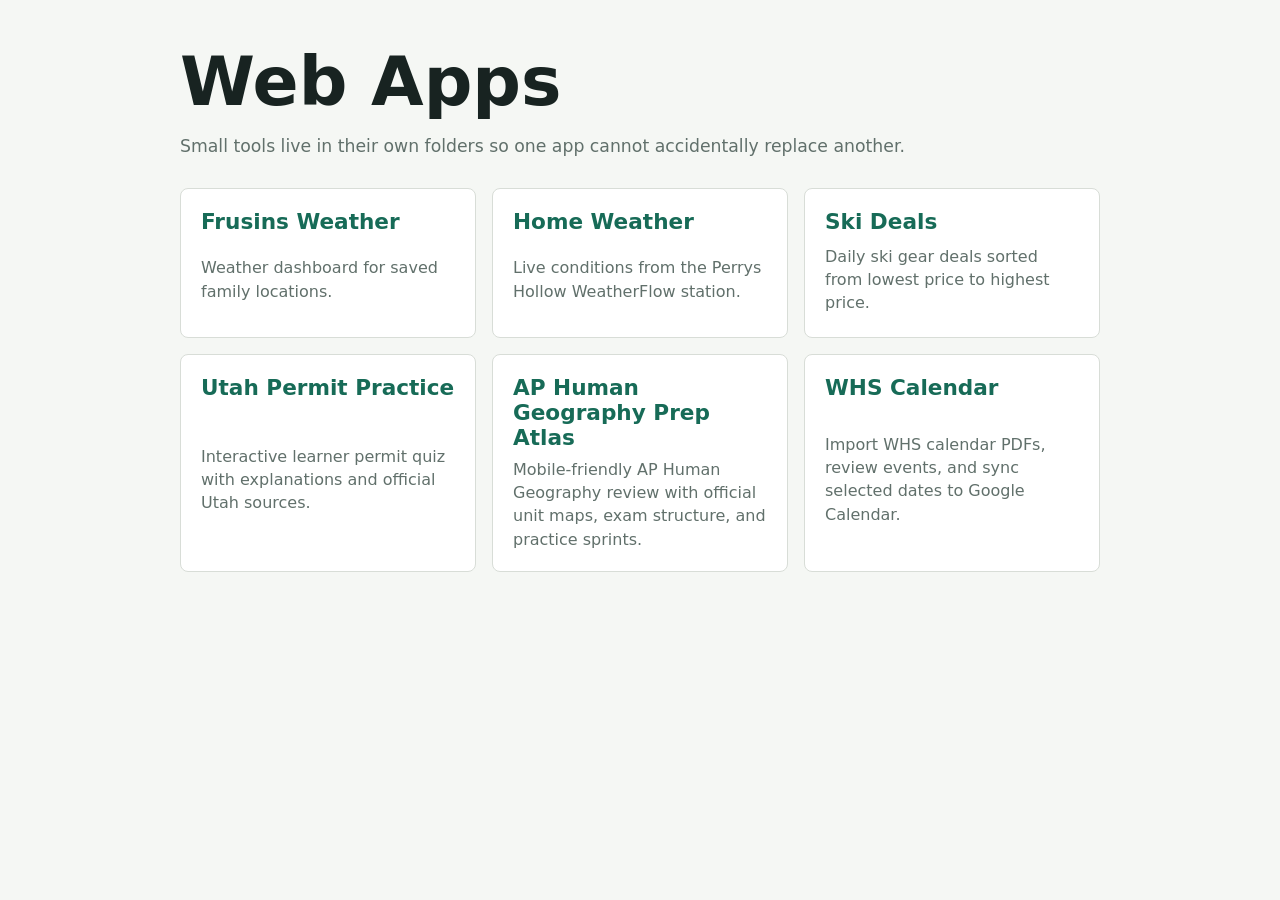
<file: index.html>
<!doctype html>
<html lang="en">
  <head>
    <meta charset="UTF-8" />
    <meta name="viewport" content="width=device-width, initial-scale=1.0" />
    <title>Steve's Web Apps</title>
    <style>
      :root {
        color-scheme: light;
        --bg: #f5f7f4;
        --ink: #182321;
        --muted: #61706b;
        --line: #d8ddd7;
        --surface: #ffffff;
        --green: #176b57;
      }

      * {
        box-sizing: border-box;
      }

      body {
        margin: 0;
        min-height: 100vh;
        font-family: system-ui, -apple-system, BlinkMacSystemFont, "Segoe UI", sans-serif;
        background: var(--bg);
        color: var(--ink);
      }

      main {
        width: min(920px, calc(100% - 32px));
        margin: 0 auto;
        padding: 48px 0;
      }

      h1 {
        margin: 0;
        font-size: clamp(2.25rem, 6vw, 4.25rem);
        line-height: 1;
      }

      p {
        color: var(--muted);
        font-size: 1.08rem;
        line-height: 1.55;
      }

      .app-grid {
        display: grid;
        grid-template-columns: repeat(auto-fit, minmax(240px, 1fr));
        gap: 16px;
        margin-top: 28px;
      }

      a.app-card {
        display: grid;
        gap: 8px;
        min-height: 150px;
        padding: 20px;
        border: 1px solid var(--line);
        border-radius: 8px;
        background: var(--surface);
        color: inherit;
        text-decoration: none;
      }

      a.app-card:hover,
      a.app-card:focus-visible {
        border-color: var(--green);
        outline: none;
      }

      .app-card strong {
        color: var(--green);
        font-size: 1.35rem;
      }

      .app-card span {
        color: var(--muted);
        line-height: 1.45;
      }
    </style>
  </head>
  <body>
    <main>
      <h1>Web Apps</h1>
      <p>Small tools live in their own folders so one app cannot accidentally replace another.</p>

      <div class="app-grid">
        <a class="app-card" href="./frusins-weather/">
          <strong>Frusins Weather</strong>
          <span>Weather dashboard for saved family locations.</span>
        </a>
        <a class="app-card" href="./home-weather/">
          <strong>Home Weather</strong>
          <span>Live conditions from the Perrys Hollow WeatherFlow station.</span>
        </a>
        <a class="app-card" href="./ski-deals/">
          <strong>Ski Deals</strong>
          <span>Daily ski gear deals sorted from lowest price to highest price.</span>
        </a>
        <a class="app-card" href="./utah-permit-practice/">
          <strong>Utah Permit Practice</strong>
          <span>Interactive learner permit quiz with explanations and official Utah sources.</span>
        </a>
        <a class="app-card" href="./ap-human-geography-prep/">
          <strong>AP Human Geography Prep Atlas</strong>
          <span>Mobile-friendly AP Human Geography review with official unit maps, exam structure, and practice sprints.</span>
        </a>
        <a class="app-card" href="./whs-calendar/index.html">
          <strong>WHS Calendar</strong>
          <span>Import WHS calendar PDFs, review events, and sync selected dates to Google Calendar.</span>
        </a>
      </div>
    </main>
  </body>
</html>
</file>
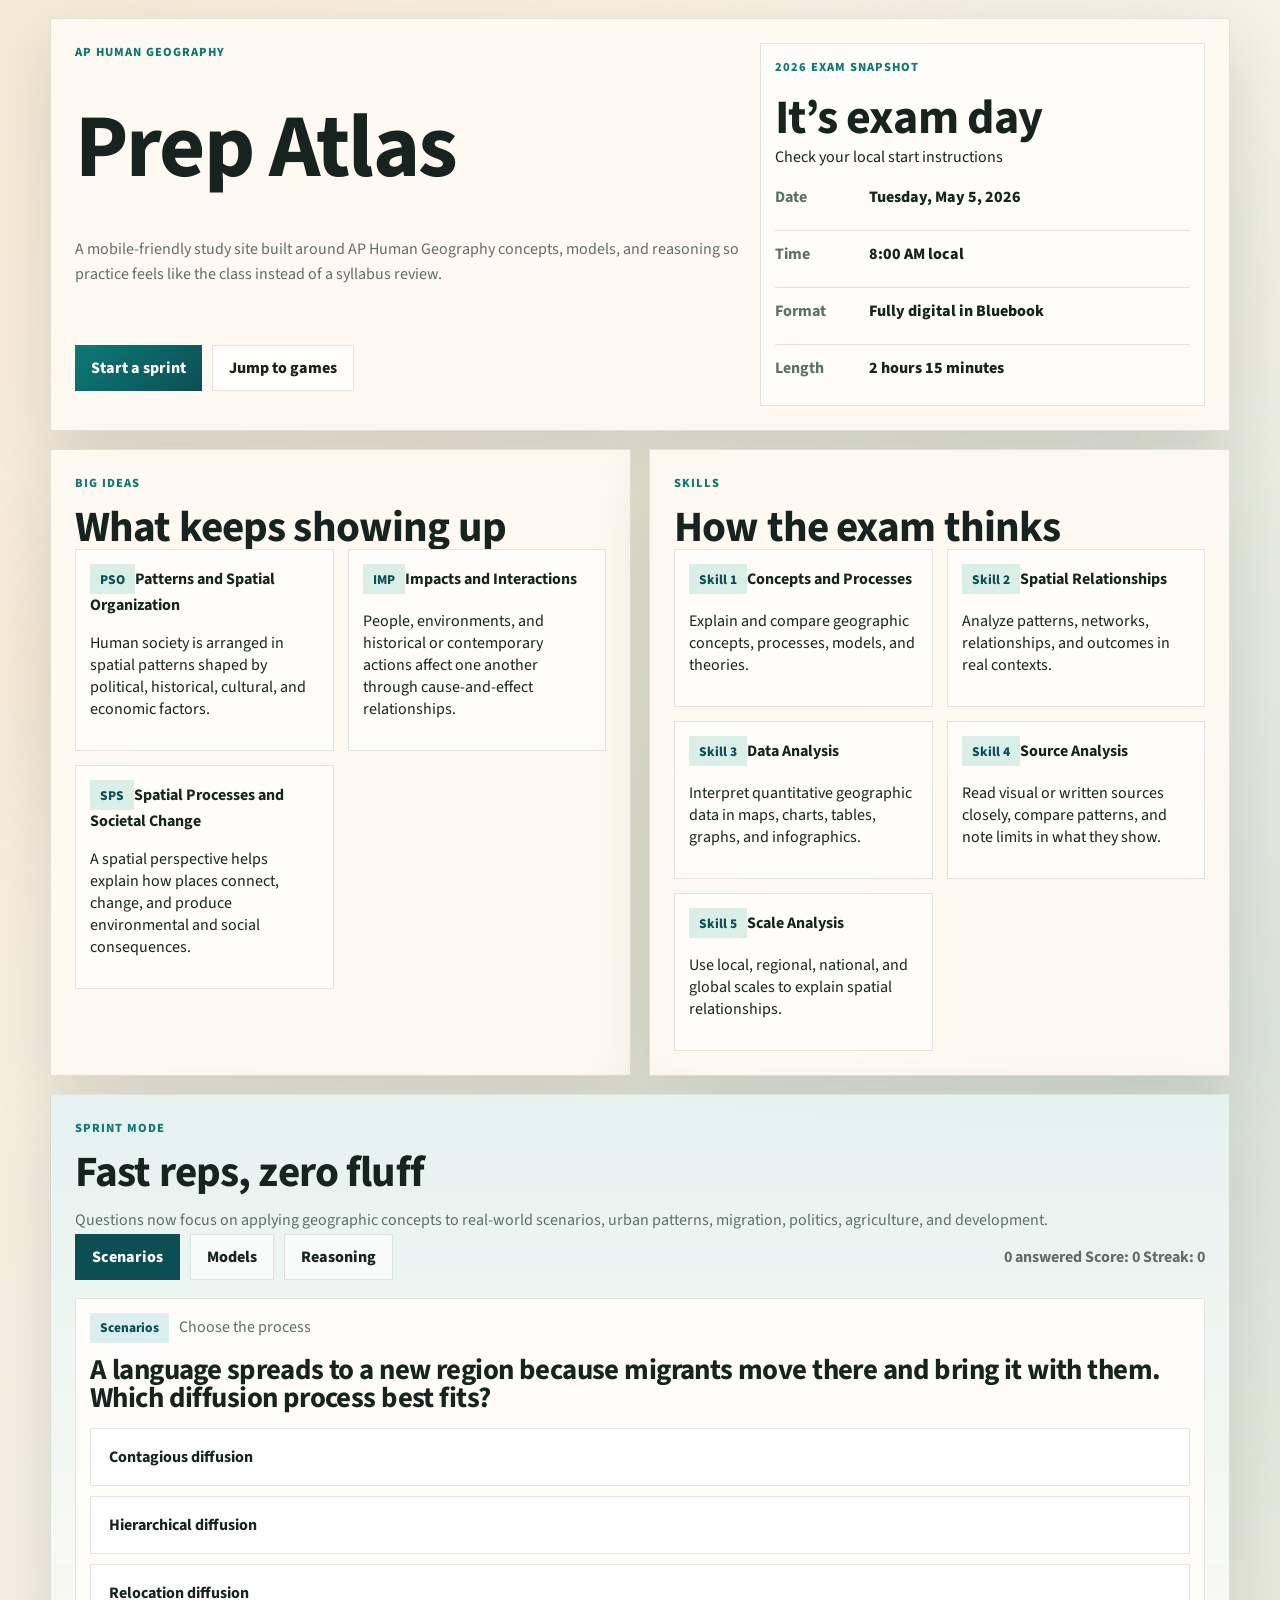
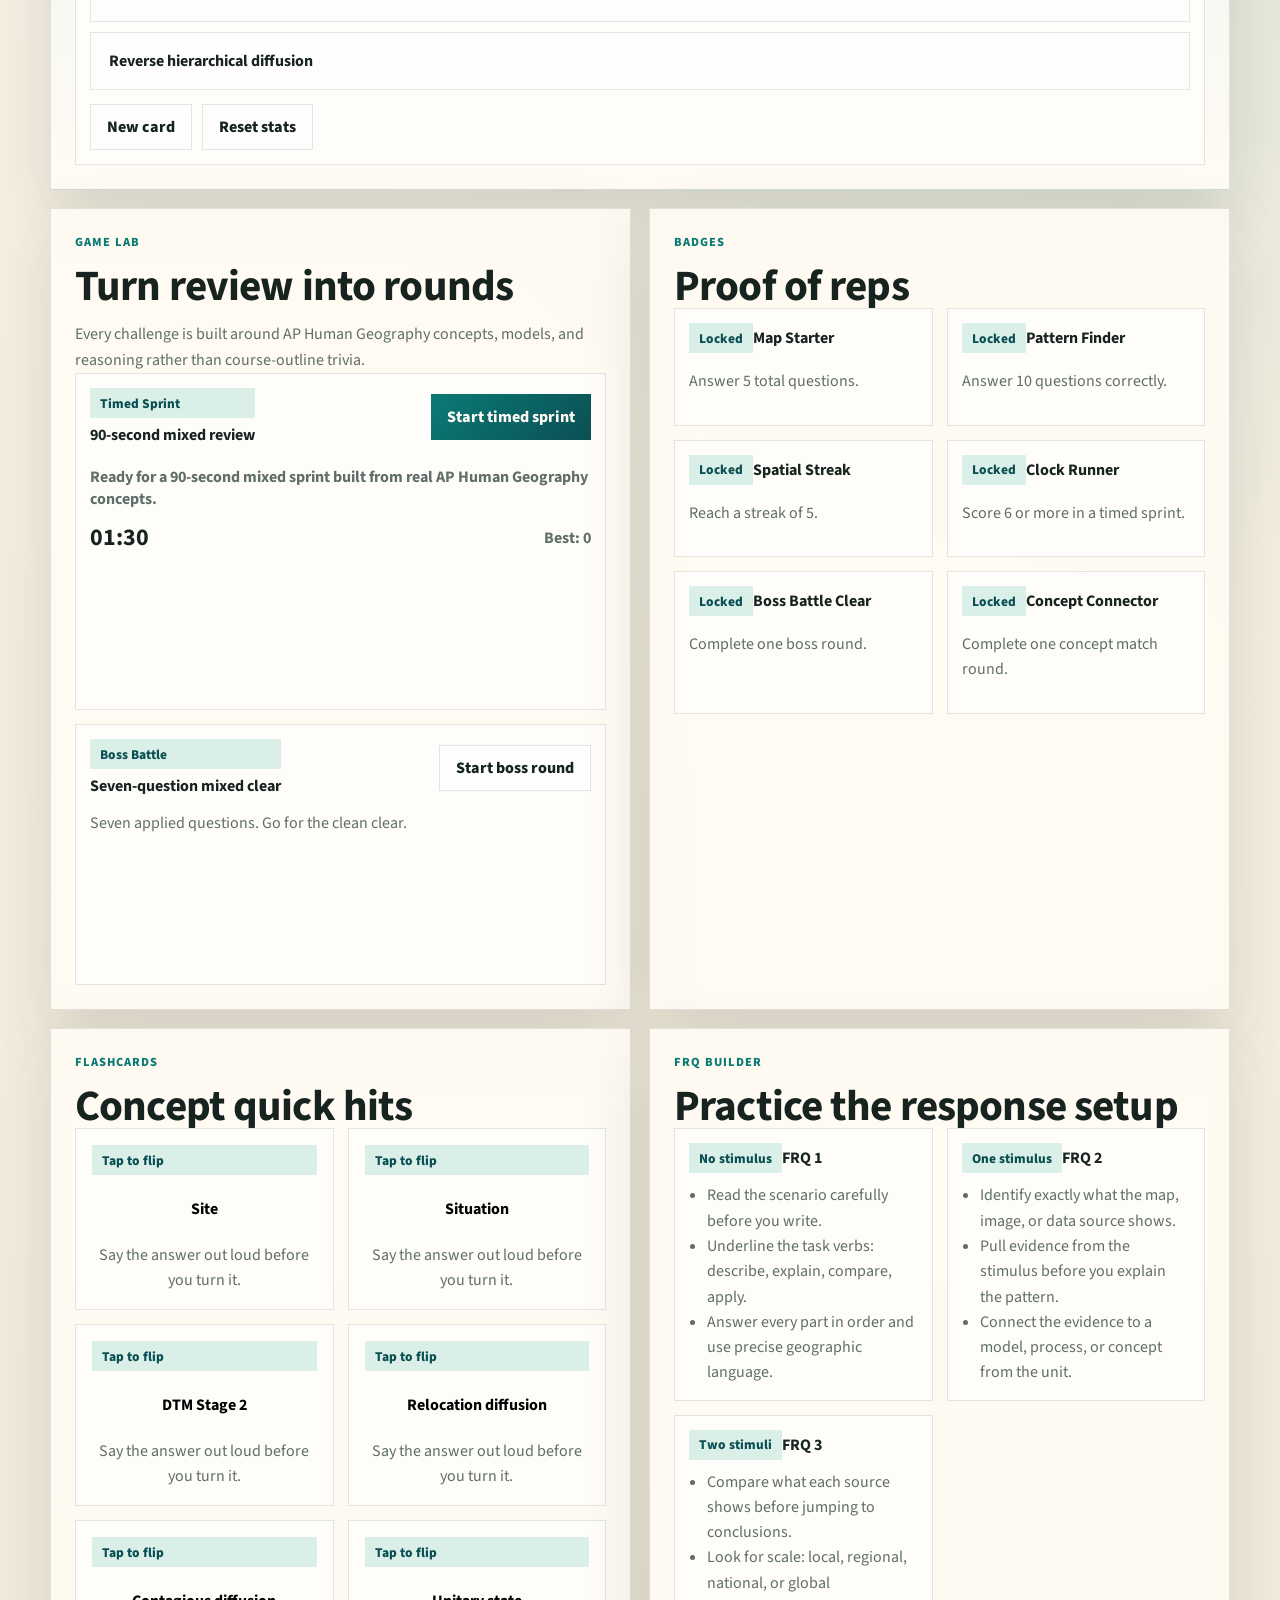
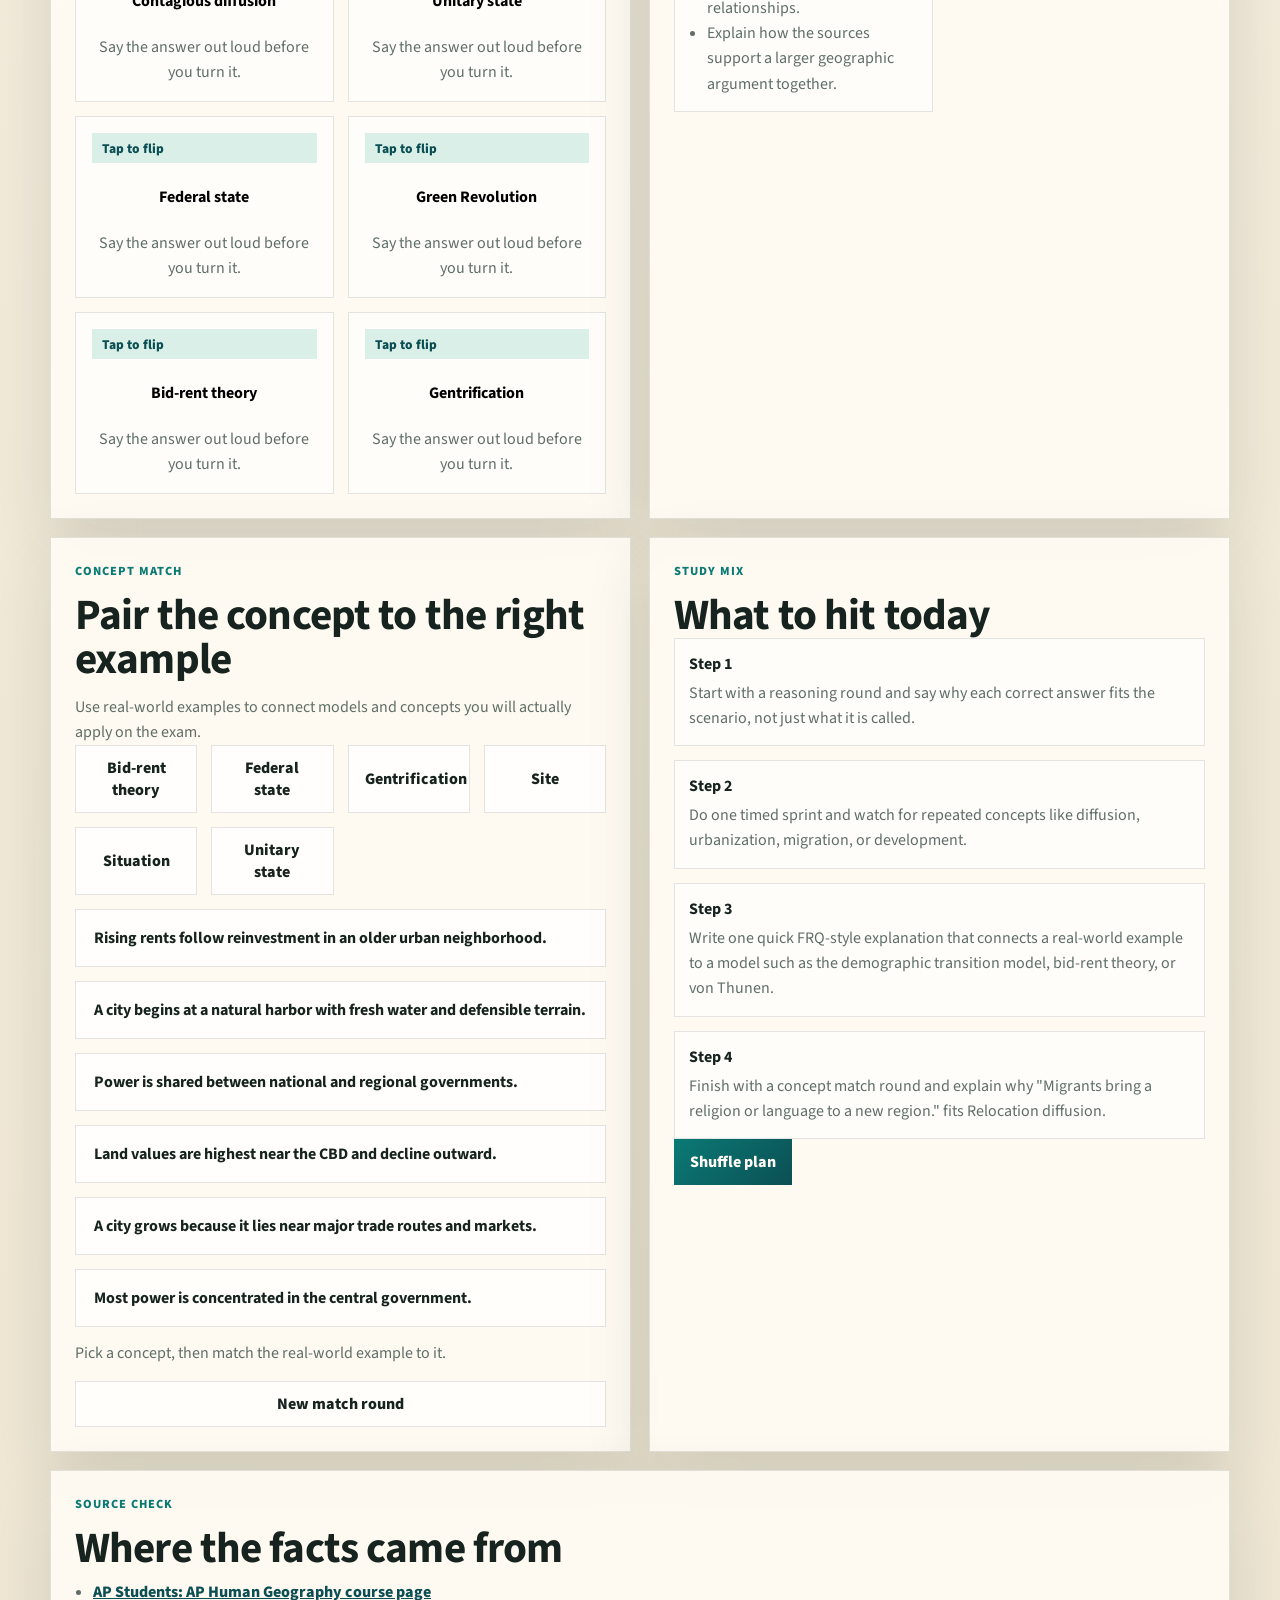
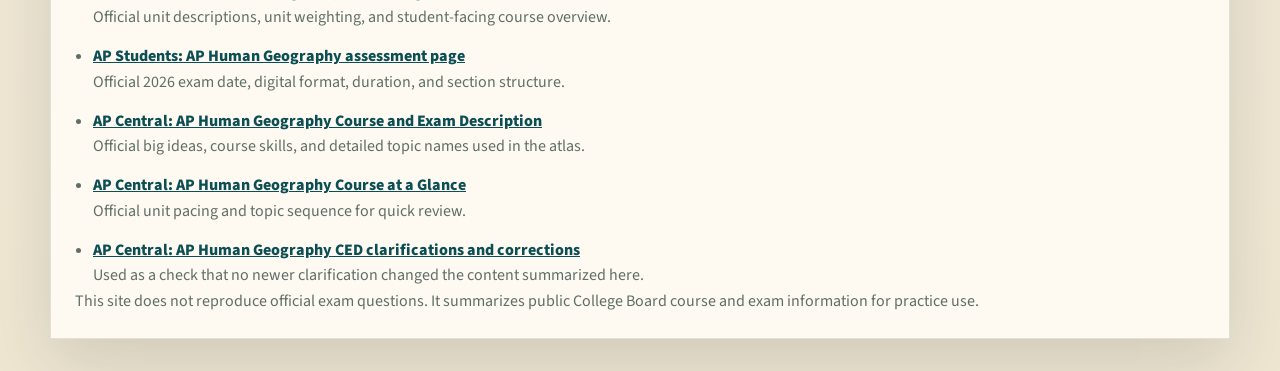
<file: ap-human-geography-prep/index.html>
<!doctype html>
<html lang="en">
  <head>
    <meta charset="UTF-8" />
    <meta name="viewport" content="width=device-width, initial-scale=1.0" />
    <title>AP Human Geography Prep Atlas</title>
    <link rel="preconnect" href="https://fonts.googleapis.com" />
    <link rel="preconnect" href="https://fonts.gstatic.com" crossorigin />
    <link
      href="https://fonts.googleapis.com/css2?family=Source+Sans+3:wght@400;600;700;800&display=swap"
      rel="stylesheet"
    />
    <link rel="stylesheet" href="styles.css" />
  </head>
  <body>
    <div class="page-glow glow-a" aria-hidden="true"></div>
    <div class="page-glow glow-b" aria-hidden="true"></div>

    <main class="app-shell">
      <section class="hero card">
        <div class="hero-copy">
          <p class="eyebrow">AP Human Geography</p>
          <h1>Prep Atlas</h1>
          <p class="lede">
            A mobile-friendly study site built around AP Human Geography concepts, models,
            and reasoning so practice feels like the class instead of a syllabus review.
          </p>
          <div class="hero-actions">
            <a class="primary-btn" href="#quizZone">Start a sprint</a>
            <a class="ghost-btn" href="#gameLab">Jump to games</a>
          </div>
        </div>

        <aside class="exam-panel" aria-label="AP Human Geography exam snapshot">
          <p class="panel-label">2026 exam snapshot</p>
          <div class="countdown">
            <strong id="countdownValue">Loading…</strong>
            <span id="countdownLabel">to exam time</span>
          </div>
          <dl class="exam-facts">
            <div>
              <dt>Date</dt>
              <dd>Tuesday, May 5, 2026</dd>
            </div>
            <div>
              <dt>Time</dt>
              <dd>8:00 AM local</dd>
            </div>
            <div>
              <dt>Format</dt>
              <dd>Fully digital in Bluebook</dd>
            </div>
            <div>
              <dt>Length</dt>
              <dd>2 hours 15 minutes</dd>
            </div>
          </dl>
        </aside>
      </section>

      <section class="overview-grid">
        <article class="card">
          <div class="section-head">
            <p class="section-kicker">Big Ideas</p>
            <h2>What keeps showing up</h2>
          </div>
          <div id="bigIdeaGrid" class="mini-grid"></div>
        </article>

        <article class="card">
          <div class="section-head">
            <p class="section-kicker">Skills</p>
            <h2>How the exam thinks</h2>
          </div>
          <div id="skillGrid" class="mini-grid"></div>
        </article>
      </section>

      <section id="quizZone" class="card quiz-zone" aria-live="polite">
        <div class="section-head">
          <p class="section-kicker">Sprint Mode</p>
          <h2>Fast reps, zero fluff</h2>
          <p class="section-note">
            Questions now focus on applying geographic concepts to real-world scenarios, urban patterns, migration, politics, agriculture, and development.
          </p>
        </div>

        <div class="quiz-toolbar">
          <div class="pill-row" id="quizModeRow" role="tablist" aria-label="Quiz modes"></div>
          <div class="quiz-stats">
            <span id="quizProgress">0 answered</span>
            <span id="quizScore">Score: 0</span>
            <span id="quizStreak">Streak: 0</span>
          </div>
        </div>

        <div class="quiz-card-shell">
          <div class="quiz-topline">
            <span id="quizTag" class="pill">Ready</span>
            <span id="quizPromptType" class="muted">Choose a mode</span>
          </div>
          <h3 id="quizQuestion">Pick a mode to start a study sprint.</h3>
          <div id="quizAnswers" class="answer-grid"></div>
          <div id="quizFeedback" class="feedback hidden"></div>
          <div class="quiz-actions">
            <button id="newQuestionBtn" class="ghost-btn" type="button">New card</button>
            <button id="resetStatsBtn" class="ghost-btn" type="button">Reset stats</button>
          </div>
        </div>
      </section>

      <section id="gameLab" class="review-grid">
        <article class="card">
          <div class="section-head">
            <p class="section-kicker">Game Lab</p>
            <h2>Turn review into rounds</h2>
            <p class="section-note">
              Every challenge is built around AP Human Geography concepts, models, and reasoning rather than course-outline trivia.
            </p>
          </div>

          <div class="game-stack">
            <section class="game-card">
              <div class="game-topline">
                <div>
                  <span class="chip">Timed Sprint</span>
                  <strong>90-second mixed review</strong>
                </div>
                <button id="timedStartBtn" class="primary-btn" type="button">Start timed sprint</button>
              </div>
              <div class="game-scoreline">
                <span id="timedStatus">Ready for a 90-second mixed sprint.</span>
                <strong id="timedCountdown">01:30</strong>
                <span id="timedScore">Best: 0</span>
              </div>
              <div id="timedQuestion" class="game-question"></div>
            </section>

            <section class="game-card">
              <div class="game-topline">
                <div>
                  <span class="chip">Boss Battle</span>
                  <strong>Seven-question mixed clear</strong>
                </div>
                <button id="bossStartBtn" class="ghost-btn" type="button">Start boss round</button>
              </div>
              <p id="bossStatus" class="muted">Seven applied questions. Go for the clean clear.</p>
              <div id="bossQuestion" class="game-question"></div>
            </section>
          </div>
        </article>

        <article class="card">
          <div class="section-head">
            <p class="section-kicker">Badges</p>
            <h2>Proof of reps</h2>
          </div>
          <div id="badgeGrid" class="badge-grid"></div>
        </article>
      </section>

      <section class="review-grid">
        <article class="card">
          <div class="section-head">
            <p class="section-kicker">Flashcards</p>
            <h2>Concept quick hits</h2>
          </div>
          <div id="flashcardGrid" class="flashcard-grid"></div>
        </article>

        <article class="card">
          <div class="section-head">
            <p class="section-kicker">FRQ Builder</p>
            <h2>Practice the response setup</h2>
          </div>
          <div id="frqGrid" class="frq-grid"></div>
        </article>
      </section>

      <section class="review-grid">
        <article class="card">
          <div class="section-head">
            <p class="section-kicker">Concept Match</p>
            <h2>Pair the concept to the right example</h2>
            <p class="section-note">
              Use real-world examples to connect models and concepts you will actually apply on the exam.
            </p>
          </div>
          <div class="match-shell">
            <div id="matchUnitGrid" class="match-unit-grid"></div>
            <div id="matchTopicGrid" class="match-topic-grid"></div>
            <p id="matchStatus" class="muted">Pick a concept, then match the real-world example to it.</p>
            <button id="matchResetBtn" class="ghost-btn" type="button">New match round</button>
          </div>
        </article>

        <article class="card">
          <div class="section-head">
            <p class="section-kicker">Study Mix</p>
            <h2>What to hit today</h2>
          </div>
          <div id="studyMix" class="study-mix"></div>
          <button id="refreshMixBtn" class="primary-btn" type="button">Shuffle plan</button>
        </article>
      </section>

      <section class="card">
        <div class="section-head">
          <p class="section-kicker">Source Check</p>
          <h2>Where the facts came from</h2>
        </div>
        <ul id="sourceList" class="source-list"></ul>
        <p class="fine-print">
          This site does not reproduce official exam questions. It summarizes public College Board course and exam information for practice use.
        </p>
      </section>
    </main>

    <script src="app.js" defer></script>
  </body>
</html>
</file>
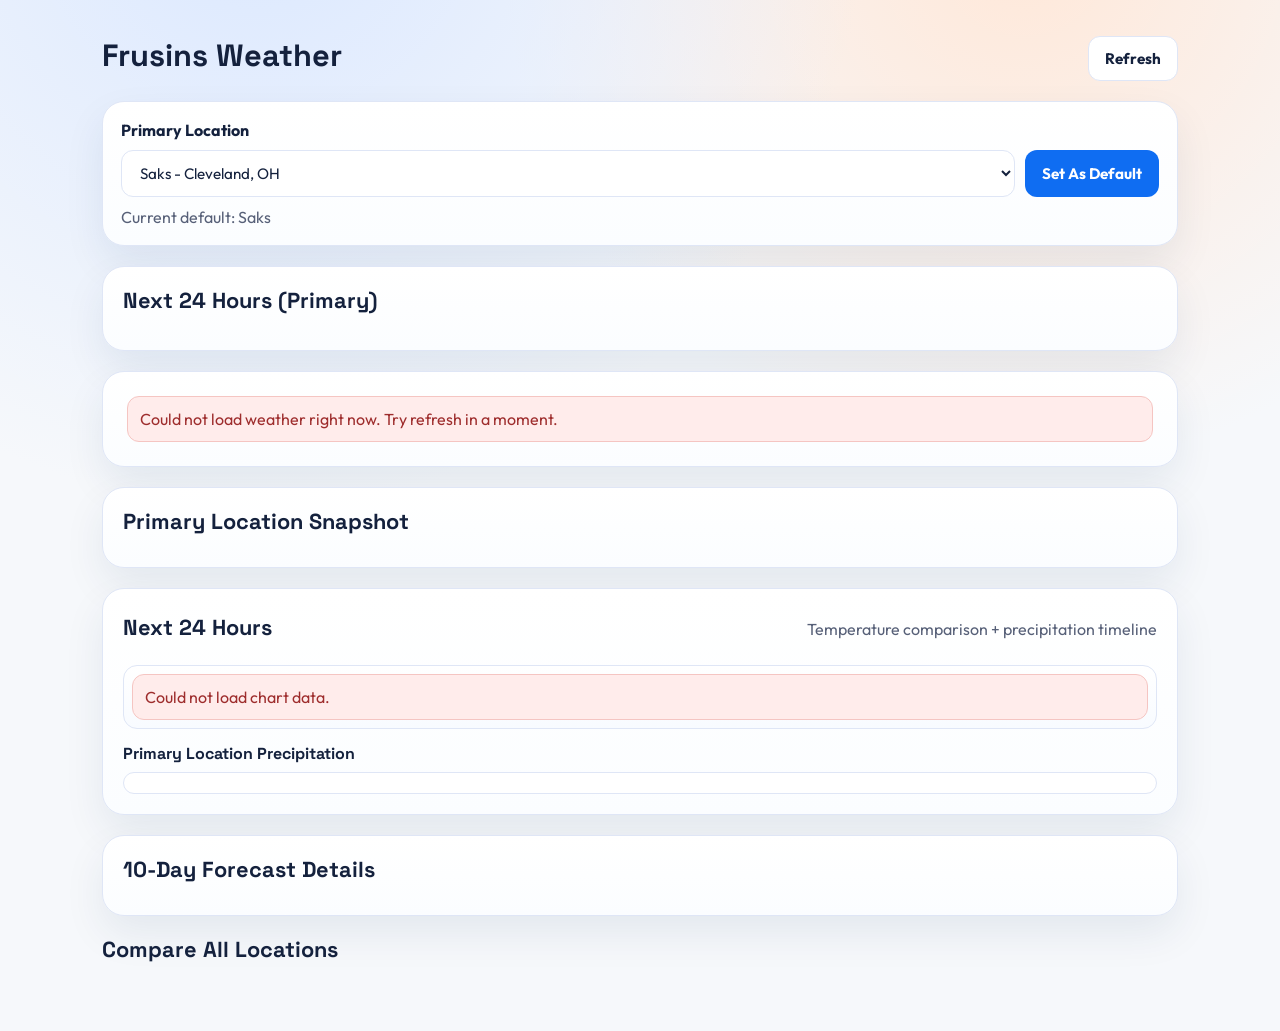
<file: frusins-weather/index.html>
<!doctype html>
<html lang="en">
  <head>
    <meta charset="UTF-8" />
    <meta name="viewport" content="width=device-width, initial-scale=1.0" />
    <title>Frusins Weather</title>
    <link rel="preconnect" href="https://fonts.googleapis.com" />
    <link rel="preconnect" href="https://fonts.gstatic.com" crossorigin />
    <link
      href="https://fonts.googleapis.com/css2?family=Outfit:wght@400;500;600;700;800&family=Space+Grotesk:wght@500;700&display=swap"
      rel="stylesheet"
    />
    <link rel="stylesheet" href="styles.css" />
  </head>
  <body>
    <div class="background-shape shape-a" aria-hidden="true"></div>
    <div class="background-shape shape-b" aria-hidden="true"></div>

    <main class="app-shell">
      <header class="top-bar">
        <div>
          <h1>Frusins Weather</h1>
        </div>
        <button id="refreshBtn" class="ghost-btn" type="button">Refresh</button>
      </header>

      <section class="controls card">
        <label for="locationSelect">Primary Location</label>
        <div class="controls-row">
          <select id="locationSelect"></select>
          <button id="saveDefaultBtn" class="primary-btn" type="button">Set As Default</button>
        </div>
        <p id="defaultNote" class="muted"></p>
      </section>

      <section class="card details">
        <div class="section-title-row">
          <h2>Next 24 Hours (Primary)</h2>
        </div>
        <div id="hourlyDetails" class="hourly-details"></div>
      </section>

      <section class="hero card" id="heroPanel" aria-live="polite"></section>

      <section class="card details">
        <div class="section-title-row">
          <h2>Primary Location Snapshot</h2>
        </div>
        <div id="currentStats" class="stats-grid"></div>
      </section>

      <section class="card charts">
        <div class="section-title-row">
          <h2>Next 24 Hours</h2>
          <p class="muted">Temperature comparison + precipitation timeline</p>
        </div>
        <div id="chartLegend" class="chart-legend"></div>
        <div id="hourlyChart" class="hourly-chart"></div>
        <div class="timeline-wrap">
          <h3>Primary Location Precipitation</h3>
          <div id="precipTimeline" class="precip-timeline"></div>
        </div>
      </section>

      <section class="card details">
        <div class="section-title-row">
          <h2>10-Day Forecast Details</h2>
        </div>
        <div id="dailyDetails" class="daily-details"></div>
      </section>

      <section>
        <div class="section-title-row">
          <h2>Compare All Locations</h2>
          <p class="muted" id="updatedAt"></p>
        </div>
        <div id="comparisonGrid" class="comparison-grid"></div>
      </section>
    </main>

    <template id="compareCardTemplate">
      <article class="compare-card">
        <div class="compare-top">
          <h3 class="compare-name"></h3>
          <span class="code-pill"></span>
        </div>
        <p class="compare-address"></p>
        <div class="temp-row">
          <span class="weather-icon"></span>
          <span class="temp-main"></span>
          <span class="temp-delta"></span>
        </div>
        <div class="meta-grid">
          <div><span>Feels like</span><strong class="feels"></strong></div>
          <div><span>Humidity</span><strong class="humidity"></strong></div>
          <div><span>Wind</span><strong class="wind"></strong></div>
          <div><span>Precip chance</span><strong class="precip"></strong></div>
        </div>
        <button class="make-primary-btn" type="button">Set Primary</button>
      </article>
    </template>

    <script src="app.js" defer></script>
  </body>
</html>
</file>
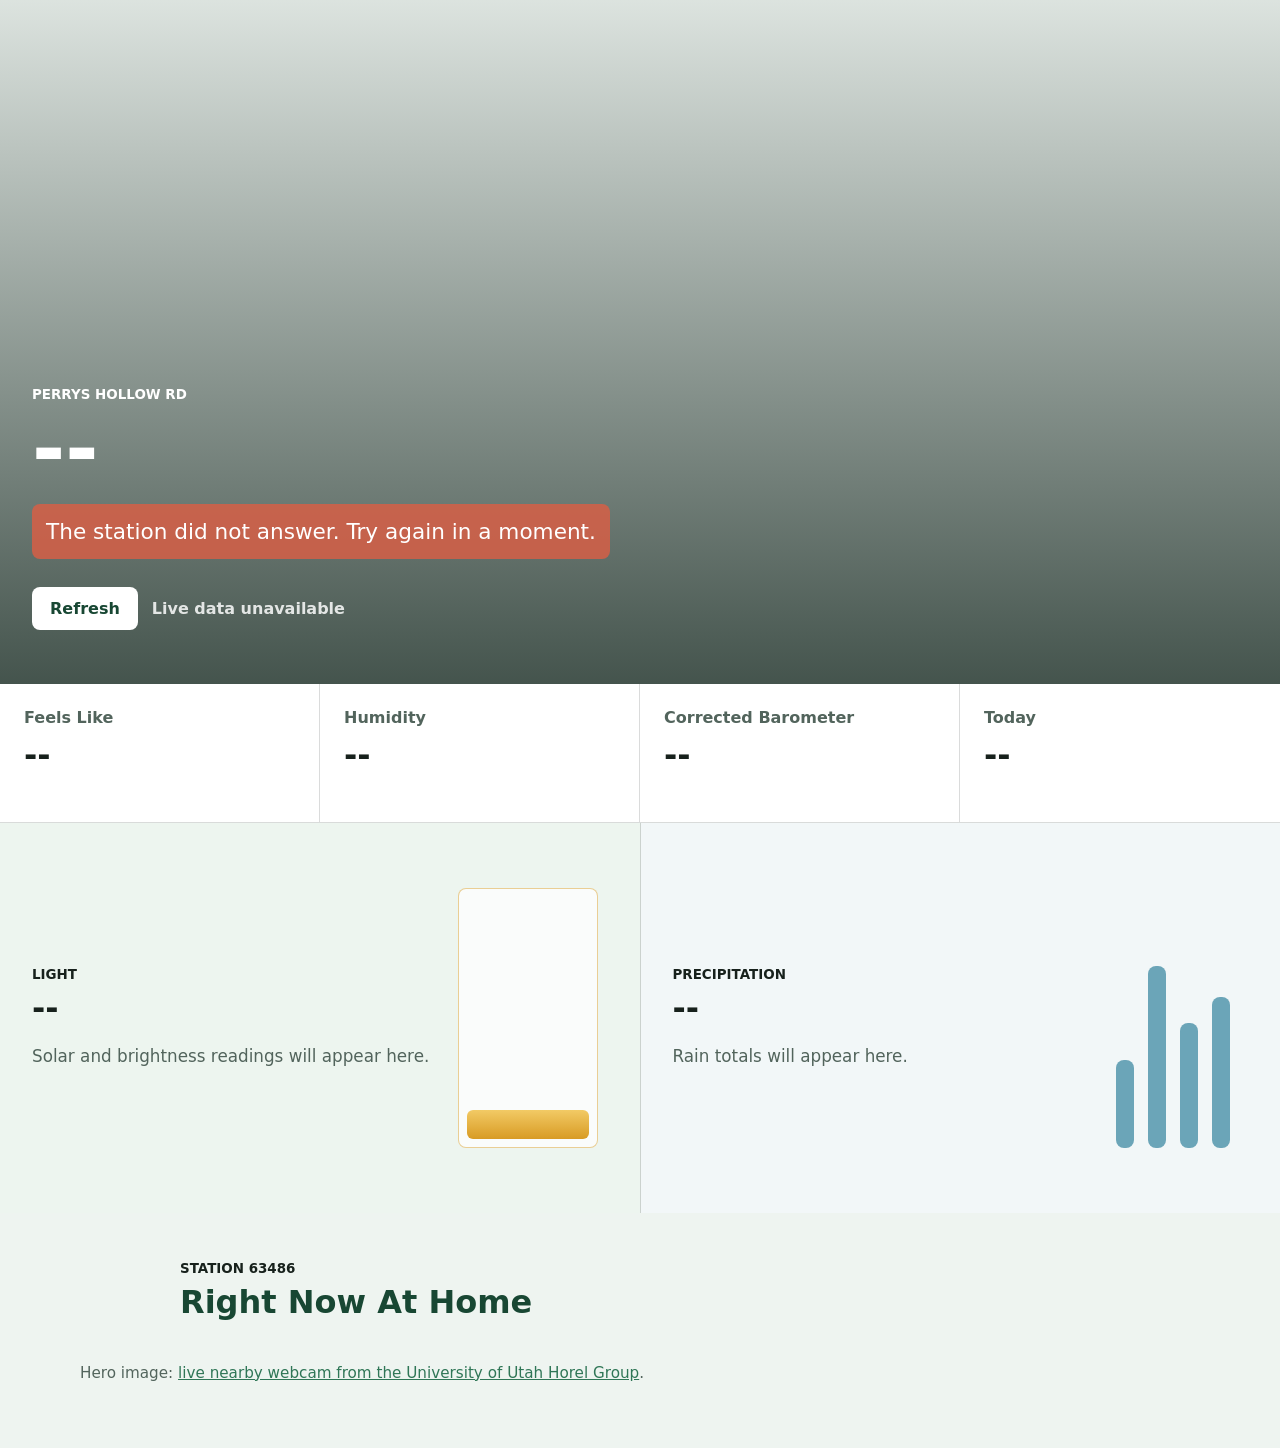
<file: home-weather/index.html>
<!doctype html>
<html lang="en">
  <head>
    <meta charset="UTF-8" />
    <meta name="viewport" content="width=device-width, initial-scale=1.0" />
    <title>Home Weather</title>
    <link rel="stylesheet" href="styles.css" />
  </head>
  <body>
    <main>
      <section class="hero" aria-live="polite">
        <div class="hero-copy">
          <p class="kicker" id="stationName">Perrys Hollow Rd</p>
          <h1 id="temperature">--</h1>
          <p class="condition" id="condition">Reading the sky at home...</p>
          <div class="hero-actions">
            <button id="refreshButton" type="button">Refresh</button>
            <span id="updatedAt">Waiting for live data</span>
          </div>
        </div>
      </section>

      <section class="summary-band" aria-label="Current weather summary">
        <article>
          <span>Feels Like</span>
          <strong id="feelsLike">--</strong>
        </article>
        <article>
          <span>Humidity</span>
          <strong id="humidity">--</strong>
        </article>
        <article>
          <span>Corrected Barometer</span>
          <strong id="pressure">--</strong>
        </article>
        <article>
          <span>Today</span>
          <strong id="todayRain">--</strong>
        </article>
      </section>

      <section class="sky-grid" aria-label="Detailed readings">
        <article class="feature-panel">
          <div>
            <p class="kicker">Light</p>
            <h2 id="lightMood">--</h2>
            <p id="lightDetail">Solar and brightness readings will appear here.</p>
          </div>
          <div class="sun-meter" aria-hidden="true">
            <div id="sunFill"></div>
          </div>
        </article>

        <article class="feature-panel rain-panel">
          <div>
            <p class="kicker">Precipitation</p>
            <h2 id="rainMood">--</h2>
            <p id="rainDetail">Rain totals will appear here.</p>
          </div>
          <div class="rain-lines" aria-hidden="true">
            <span></span>
            <span></span>
            <span></span>
            <span></span>
          </div>
        </article>
      </section>

      <section class="reading-list" aria-label="All readings">
        <div class="section-heading">
          <p class="kicker">Station 63486</p>
          <h2>Right Now At Home</h2>
        </div>
        <div class="readings" id="readings"></div>
        <p class="photo-credit">
          Hero image:
          <a href="https://horel.chpc.utah.edu/data/station_cameras/wbbw_cam/wbbw_cam_current.jpg"
            >live nearby webcam from the University of Utah Horel Group</a
          >.
        </p>
      </section>
    </main>

    <script src="app.js" defer></script>
  </body>
</html>
</file>
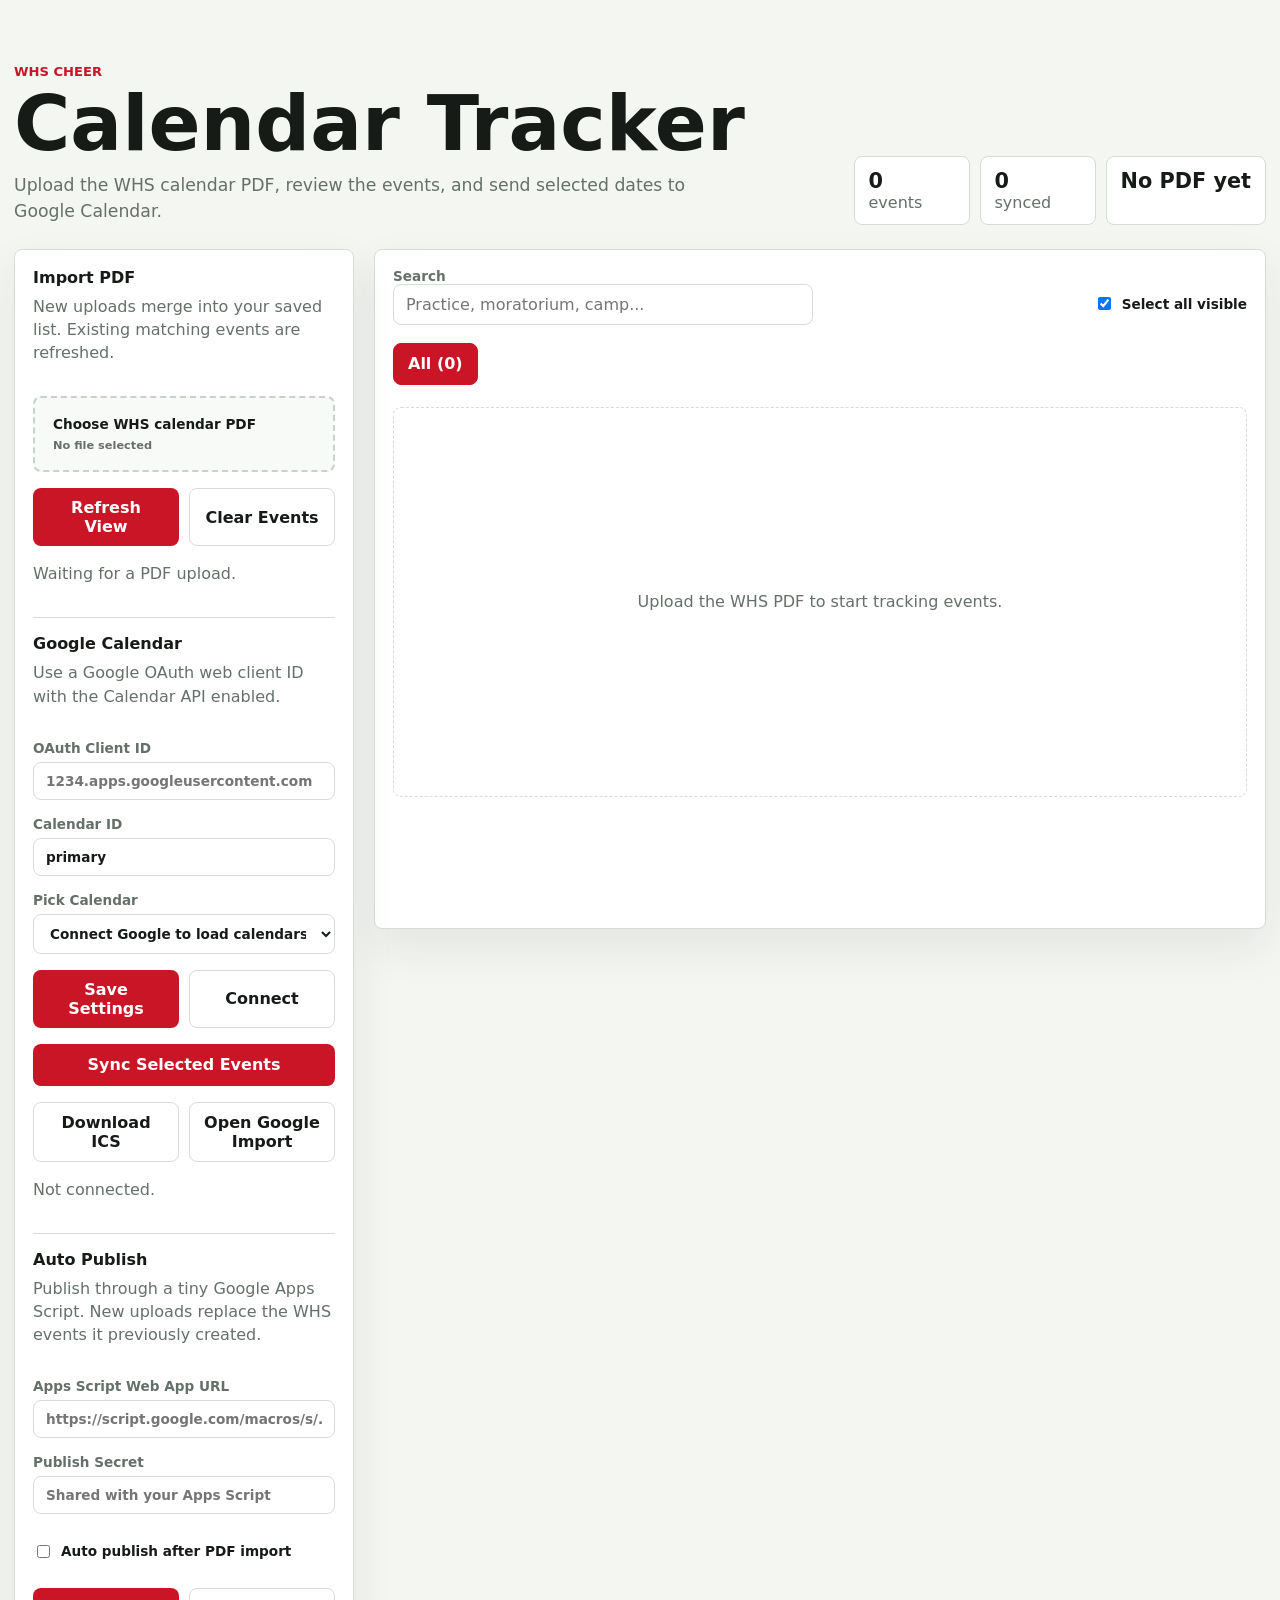
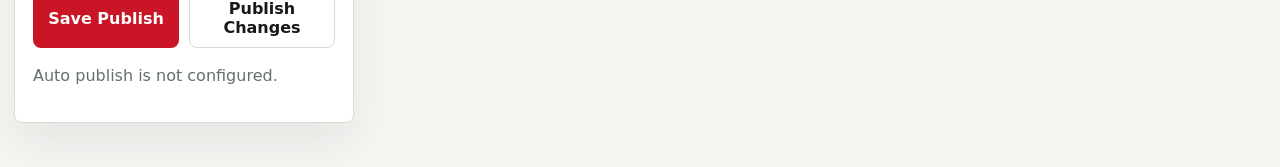
<file: whs-calendar/index.html>
<!doctype html>
<html lang="en">
  <head>
    <meta charset="UTF-8" />
    <meta name="viewport" content="width=device-width, initial-scale=1.0" />
    <title>WHS Calendar</title>
    <link rel="stylesheet" href="styles.css" />
    <script src="https://accounts.google.com/gsi/client" async defer></script>
    <script src="https://apis.google.com/js/api.js" async defer></script>
  </head>
  <body>
    <main>
      <section class="masthead">
        <div>
          <p class="eyebrow">WHS Cheer</p>
          <h1>Calendar Tracker</h1>
          <p class="lede">Upload the WHS calendar PDF, review the events, and send selected dates to Google Calendar.</p>
        </div>
        <div class="stat-strip" aria-label="Calendar summary">
          <span><strong id="eventCount">0</strong> events</span>
          <span><strong id="syncedCount">0</strong> synced</span>
          <span><strong id="rangeLabel">No PDF yet</strong></span>
        </div>
      </section>

      <section class="workspace" aria-label="Calendar tools">
        <aside class="panel controls">
          <div>
            <h2>Import PDF</h2>
            <p>New uploads merge into your saved list. Existing matching events are refreshed.</p>
          </div>
          <label class="file-drop" for="pdfInput">
            <span>Choose WHS calendar PDF</span>
            <small id="fileName">No file selected</small>
            <input id="pdfInput" type="file" accept="application/pdf" />
          </label>
          <div class="button-row">
            <button id="sampleButton" type="button">Refresh View</button>
            <button id="clearButton" class="secondary" type="button">Clear Events</button>
          </div>
          <p id="importStatus" class="status">Waiting for a PDF upload.</p>

          <div class="divider"></div>

          <div>
            <h2>Google Calendar</h2>
            <p>Use a Google OAuth web client ID with the Calendar API enabled.</p>
          </div>
          <label>
            OAuth Client ID
            <input id="clientIdInput" type="text" autocomplete="off" placeholder="1234.apps.googleusercontent.com" />
          </label>
          <label>
            Calendar ID
            <input id="calendarIdInput" type="text" autocomplete="off" placeholder="primary" />
          </label>
          <label>
            Pick Calendar
            <select id="calendarSelect">
              <option value="">Connect Google to load calendars</option>
            </select>
          </label>
          <div class="button-row">
            <button id="saveGoogleButton" type="button">Save Settings</button>
            <button id="connectButton" class="secondary" type="button">Connect</button>
          </div>
          <button id="syncButton" type="button">Sync Selected Events</button>
          <div class="button-row">
            <button id="icsButton" class="secondary" type="button">Download ICS</button>
            <button id="googleImportButton" class="secondary" type="button">Open Google Import</button>
          </div>
          <p id="googleStatus" class="status">Not connected.</p>

          <div class="divider"></div>

          <div>
            <h2>Auto Publish</h2>
            <p>Publish through a tiny Google Apps Script. New uploads replace the WHS events it previously created.</p>
          </div>
          <label>
            Apps Script Web App URL
            <input id="scriptUrlInput" type="url" autocomplete="off" placeholder="https://script.google.com/macros/s/.../exec" />
          </label>
          <label>
            Publish Secret
            <input id="scriptSecretInput" type="password" autocomplete="off" placeholder="Shared with your Apps Script" />
          </label>
          <label class="select-all">
            <input id="autoPublishInput" type="checkbox" />
            Auto publish after PDF import
          </label>
          <div class="button-row">
            <button id="savePublishButton" type="button">Save Publish</button>
            <button id="publishButton" class="secondary" type="button">Publish Changes</button>
          </div>
          <p id="publishStatus" class="status">Auto publish is not configured.</p>
        </aside>

        <section class="calendar-area">
          <div class="toolbar">
            <div class="search-box">
              <label for="searchInput">Search</label>
              <input id="searchInput" type="search" placeholder="Practice, moratorium, camp..." />
            </div>
            <label class="select-all">
              <input id="selectAllInput" type="checkbox" checked />
              Select all visible
            </label>
          </div>

          <div id="monthTabs" class="month-tabs" aria-label="Months"></div>
          <div id="eventList" class="event-list" aria-live="polite"></div>
        </section>
      </section>
    </main>

    <template id="eventTemplate">
      <article class="event-card">
        <label class="event-select">
          <input type="checkbox" />
          <span class="sr-only">Select event</span>
        </label>
        <div class="date-box">
          <span class="month"></span>
          <strong class="day"></strong>
        </div>
        <div class="event-fields">
          <input class="title-input" type="text" aria-label="Event title" />
          <div class="field-grid">
            <label>
              Date
              <input class="date-input" type="date" />
            </label>
            <label>
              Start
              <input class="start-input" type="time" />
            </label>
            <label>
              End
              <input class="end-input" type="time" />
            </label>
          </div>
          <textarea class="notes-input" rows="2" aria-label="Notes"></textarea>
        </div>
        <div class="event-actions">
          <span class="sync-state"></span>
          <button class="delete-button secondary" type="button">Remove</button>
        </div>
      </article>
    </template>

    <script type="module" src="app.js?v=auto-publish"></script>
  </body>
</html>
</file>
<file: ap-human-geography-prep/styles.css>
:root {
  color-scheme: light;
  --bg: #f5efe1;
  --surface: rgba(255, 251, 244, 0.92);
  --surface-strong: #fffdfa;
  --ink: #16231f;
  --muted: #5f6e68;
  --line: rgba(26, 47, 42, 0.12);
  --teal: #0b7a75;
  --teal-deep: #0b4f54;
  --gold: #d48c28;
  --coral: #cf6444;
  --sky: #dbeff0;
  --mint: #d9efe7;
  --shadow: 0 24px 60px rgba(27, 41, 36, 0.14);
  --space-1: 6px;
  --space-2: 10px;
  --space-3: 14px;
  --space-4: 18px;
  --space-5: 24px;
  --space-6: 32px;
}

* {
  box-sizing: border-box;
}

html {
  scroll-behavior: smooth;
}

body {
  margin: 0;
  min-height: 100vh;
  font-family:
    "Source Sans 3",
    "Proxima Nova",
    "Avenir Next",
    "Segoe UI",
    sans-serif;
  color: var(--ink);
  background:
    radial-gradient(circle at top left, rgba(212, 140, 40, 0.12), transparent 30%),
    radial-gradient(circle at right 20%, rgba(11, 122, 117, 0.12), transparent 28%),
    linear-gradient(180deg, #fbf7ee 0%, var(--bg) 38%, #efe6d2 100%);
}

button,
a {
  font: inherit;
}

a {
  color: var(--teal-deep);
}

button {
  border: 0;
}

.page-glow {
  position: fixed;
  width: 18rem;
  aspect-ratio: 1;
  border-radius: 999px;
  filter: blur(70px);
  opacity: 0.5;
  pointer-events: none;
}

.glow-a {
  top: 5rem;
  right: 8vw;
  background: rgba(11, 122, 117, 0.16);
}

.glow-b {
  bottom: 4rem;
  left: 2rem;
  background: rgba(212, 140, 40, 0.16);
}

.app-shell {
  width: min(1180px, calc(100% - 28px));
  margin: 0 auto;
  padding: var(--space-4) 0 var(--space-6);
  display: grid;
  gap: var(--space-4);
}

.card {
  background: var(--surface);
  border: 1px solid var(--line);
  border-radius: 0;
  box-shadow: var(--shadow);
  backdrop-filter: blur(8px);
  padding: var(--space-5);
}

.hero {
  display: grid;
  grid-template-columns: minmax(0, 1.2fr) minmax(280px, 0.8fr);
  gap: var(--space-4);
  align-items: stretch;
}

.hero-copy,
.section-head,
.game-stack,
.match-shell {
  display: grid;
  gap: var(--space-3);
}

.eyebrow,
.section-kicker,
.panel-label {
  margin: 0;
  color: var(--teal);
  text-transform: uppercase;
  font-weight: 800;
  letter-spacing: 0.08em;
  font-size: 0.78rem;
}

h1,
h2,
h3,
.countdown strong {
  font-family:
    "Source Sans 3",
    "Proxima Nova",
    "Avenir Next",
    "Segoe UI",
    sans-serif;
  margin: 0;
  line-height: 1;
  letter-spacing: -0.02em;
}

h1 {
  font-size: clamp(3rem, 8vw, 5.6rem);
}

h2 {
  font-size: clamp(1.7rem, 4vw, 2.7rem);
}

h3 {
  font-size: clamp(1.35rem, 2.8vw, 1.8rem);
}

.lede,
.section-note,
.fine-print,
.muted,
.source-list li,
.study-step span,
.badge-card p,
.game-summary p,
.game-question-head p,
.unit-card li,
.frq-card li {
  color: var(--muted);
  line-height: 1.58;
}

.lede,
.section-note,
.fine-print,
.muted {
  margin: 0;
}

.hero-actions,
.quiz-actions,
.pill-row,
.quiz-toolbar,
.quiz-topline,
.game-topline,
.game-scoreline {
  display: flex;
  flex-wrap: wrap;
  gap: var(--space-2);
  align-items: center;
}

.primary-btn,
.ghost-btn,
.mode-pill,
.answer-btn {
  min-height: 46px;
  border-radius: 0;
  padding: 11px 16px;
  transition:
    transform 0.18s ease,
    border-color 0.18s ease,
    background 0.18s ease;
}

.primary-btn,
.ghost-btn {
  text-decoration: none;
  display: inline-flex;
  align-items: center;
  justify-content: center;
  font-weight: 800;
  cursor: pointer;
}

.primary-btn {
  color: #fffaf3;
  background: linear-gradient(135deg, var(--teal), var(--teal-deep));
}

.ghost-btn,
.mode-pill,
.answer-btn {
  background: rgba(255, 255, 255, 0.76);
  border: 1px solid var(--line);
  color: var(--ink);
}

.primary-btn:hover,
.ghost-btn:hover,
.mode-pill:hover,
.answer-btn:hover,
.primary-btn:focus-visible,
.ghost-btn:focus-visible,
.mode-pill:focus-visible,
.answer-btn:focus-visible {
  transform: translateY(-1px);
}

.exam-panel,
.quiz-card-shell,
.game-card,
.mini-card,
.section-card,
.unit-card,
.frq-card,
.study-step,
.badge-card {
  background: var(--surface-strong);
  border: 1px solid var(--line);
  border-radius: 0;
}

.exam-panel,
.quiz-card-shell,
.game-card,
.mini-card,
.section-card,
.unit-card,
.frq-card,
.study-step,
.badge-card {
  padding: var(--space-3);
}

.exam-panel {
  display: grid;
  gap: var(--space-4);
}

.countdown {
  display: grid;
  gap: 4px;
}

.countdown strong {
  font-size: clamp(1.9rem, 5vw, 3rem);
}

.exam-facts {
  display: grid;
  gap: var(--space-2);
  margin: 0;
}

.exam-facts div {
  display: grid;
  grid-template-columns: 84px 1fr;
  gap: 10px;
  padding: 12px 0;
  border-top: 1px solid var(--line);
}

.exam-facts div:first-child {
  border-top: 0;
  padding-top: 0;
}

.exam-facts dt,
.quiz-stats,
.game-scoreline span {
  color: var(--muted);
  font-weight: 700;
}

.exam-facts dd {
  margin: 0;
  font-weight: 800;
}

.overview-grid,
.review-grid {
  display: grid;
  grid-template-columns: repeat(2, minmax(0, 1fr));
  gap: var(--space-4);
}

.mini-grid,
.section-grid,
.unit-grid,
.flashcard-grid,
.frq-grid,
.badge-grid,
.match-unit-grid,
.match-topic-grid {
  display: grid;
  gap: var(--space-3);
}

.mini-grid {
  grid-template-columns: repeat(auto-fit, minmax(180px, 1fr));
}

.section-grid {
  grid-template-columns: repeat(auto-fit, minmax(220px, 1fr));
}

.chip,
.pill {
  display: inline-flex;
  align-items: center;
  min-height: 30px;
  padding: 5px 10px;
  border-radius: 0;
  font-size: 0.84rem;
  font-weight: 800;
}

.chip {
  background: var(--mint);
  color: var(--teal-deep);
}

.pill {
  background: var(--sky);
  color: var(--teal-deep);
}

.quiz-zone {
  background:
    linear-gradient(180deg, rgba(219, 239, 240, 0.7), rgba(255, 251, 244, 0.96)),
    var(--surface);
}

.quiz-toolbar {
  justify-content: space-between;
  margin-bottom: var(--space-4);
}

.mode-pill {
  cursor: pointer;
  font-weight: 800;
}

.mode-pill.active {
  background: var(--teal-deep);
  color: #fff;
  border-color: var(--teal-deep);
}

.quiz-card-shell {
  display: grid;
  gap: var(--space-3);
}

.answer-grid {
  display: grid;
  gap: var(--space-2);
}

.compact-grid {
  grid-template-columns: 1fr;
}

.answer-btn {
  width: 100%;
  text-align: left;
  cursor: pointer;
  padding-inline: 18px;
  border-radius: 0;
  min-height: 58px;
  font-weight: 700;
}

.answer-btn.correct {
  background: var(--mint);
  border-color: rgba(11, 122, 117, 0.25);
}

.answer-btn.incorrect {
  background: rgba(207, 100, 68, 0.13);
  border-color: rgba(207, 100, 68, 0.28);
}

.feedback {
  border-radius: 0;
  padding: var(--space-3);
  background: rgba(255, 247, 232, 0.9);
  border: 1px solid rgba(212, 140, 40, 0.2);
}

.feedback strong {
  display: block;
  margin-bottom: var(--space-1);
}

.feedback span {
  display: block;
  line-height: 1.58;
}

.feedback.hidden {
  display: none;
}

.game-stack,
.badge-grid {
  gap: var(--space-3);
}

.game-card {
  display: grid;
  gap: var(--space-3);
}

.game-topline > div {
  display: grid;
  gap: var(--space-1);
}

.game-topline {
  justify-content: space-between;
}

.game-scoreline {
  justify-content: space-between;
  padding-block: var(--space-1);
}

.game-scoreline strong {
  font-size: 1.5rem;
}

.game-question {
  min-height: 120px;
}

.game-question-head {
  display: grid;
  gap: var(--space-1);
  margin-bottom: var(--space-3);
}

.game-summary {
  display: grid;
  gap: var(--space-1);
}

.badge-grid {
  grid-template-columns: repeat(auto-fit, minmax(180px, 1fr));
}

.badge-card.unlocked {
  background: linear-gradient(180deg, rgba(217, 239, 231, 0.9), rgba(255, 253, 250, 1));
  border-color: rgba(11, 122, 117, 0.25);
}

.unit-grid {
  grid-template-columns: repeat(auto-fit, minmax(240px, 1fr));
}

.unit-card header {
  display: grid;
  gap: var(--space-1);
}

.unit-card p {
  margin: 0;
}

.unit-card ul,
.section-card ul,
.frq-card ul,
.source-list {
  margin: var(--space-2) 0 0;
  padding-left: 18px;
}

.flashcard-grid {
  grid-template-columns: repeat(auto-fit, minmax(170px, 1fr));
}

.flashcard {
  min-height: 180px;
  padding: 16px;
  cursor: pointer;
  perspective: 1000px;
  border: 1px solid var(--line);
  border-radius: 0;
  background: var(--surface-strong);
}

.flashcard-inner {
  position: relative;
  width: 100%;
  min-height: 148px;
  transform-style: preserve-3d;
  transition: transform 0.5s ease;
}

.flashcard.flipped .flashcard-inner {
  transform: rotateY(180deg);
}

.flashcard-face {
  position: absolute;
  inset: 0;
  border-radius: 0;
  backface-visibility: hidden;
  display: grid;
  align-content: space-between;
  gap: 10px;
}

.flashcard-back {
  transform: rotateY(180deg);
}

.frq-grid {
  grid-template-columns: repeat(auto-fit, minmax(220px, 1fr));
}

.match-unit-grid {
  grid-template-columns: repeat(auto-fit, minmax(100px, 1fr));
}

.match-topic-grid {
  grid-template-columns: 1fr;
}

.study-mix {
  display: grid;
  gap: var(--space-3);
}

.study-step {
  display: grid;
  gap: var(--space-1);
}

.source-list {
  display: grid;
  gap: var(--space-3);
}

.source-list a {
  font-weight: 800;
}

@media (max-width: 860px) {
  .hero,
  .overview-grid,
  .review-grid {
    grid-template-columns: 1fr;
  }
}

@media (max-width: 640px) {
  .app-shell {
    width: min(100%, calc(100% - 18px));
    padding-top: var(--space-2);
  }

  .card,
  .exam-panel,
  .quiz-card-shell,
  .game-card,
  .mini-card,
  .section-card,
  .unit-card,
  .frq-card,
  .study-step,
  .badge-card,
  .flashcard {
    border-radius: 0;
  }

  .exam-facts div {
    grid-template-columns: 1fr;
    gap: 4px;
  }

  .quiz-toolbar,
  .game-topline,
  .game-scoreline {
    align-items: flex-start;
  }
}
</file>
<file: frusins-weather/styles.css>
:root {
  --bg: #f6f8fb;
  --surface: #ffffff;
  --surface-soft: #f2f6ff;
  --text: #14213d;
  --muted: #576078;
  --primary: #0f6df2;
  --primary-soft: #dbe9ff;
  --success: #1e9d73;
  --border: #dfe6f6;
  --shadow: 0 18px 40px rgba(16, 46, 95, 0.08);
}

* {
  box-sizing: border-box;
}

html,
body {
  margin: 0;
  font-family: "Outfit", system-ui, sans-serif;
  color: var(--text);
  background: radial-gradient(circle at 20% -10%, #dbe8ff, transparent 40%),
    radial-gradient(circle at 80% -5%, #ffe8d9, transparent 35%), var(--bg);
  min-height: 100vh;
  max-width: 100%;
  overflow-x: hidden;
}

html,
body,
.app-shell {
  width: 100%;
}

.background-shape {
  position: fixed;
  border-radius: 50%;
  filter: blur(2px);
  z-index: -1;
}

.shape-a {
  width: 420px;
  height: 420px;
  right: -120px;
  bottom: -140px;
  background: linear-gradient(120deg, #ffe4c7, #ffd3e0);
  opacity: 0.45;
}

.shape-b {
  width: 280px;
  height: 280px;
  left: -90px;
  top: 45%;
  background: linear-gradient(120deg, #d5e2ff, #cef8f8);
  opacity: 0.4;
}

.app-shell {
  width: min(100%, 1100px);
  margin: 36px auto 56px;
  padding: 0 12px;
  display: grid;
  gap: 20px;
}

.app-shell > * {
  min-width: 0;
  max-width: 100%;
}

h1,
h2,
h3 {
  font-family: "Space Grotesk", "Outfit", sans-serif;
  margin: 0;
}

h1 {
  font-size: clamp(1.9rem, 2.4vw, 2.7rem);
}

h2 {
  font-size: clamp(1.3rem, 1.7vw, 1.6rem);
}

.eyebrow {
  margin: 0 0 8px;
  font-size: 0.8rem;
  text-transform: uppercase;
  letter-spacing: 0.08em;
  color: var(--primary);
  font-weight: 700;
}

.top-bar {
  display: flex;
  justify-content: space-between;
  gap: 16px;
  align-items: flex-start;
}

.card {
  background: linear-gradient(180deg, #fff, #fbfdff);
  border: 1px solid var(--border);
  border-radius: 22px;
  box-shadow: var(--shadow);
  min-width: 0;
  width: 100%;
}

.controls {
  padding: 18px;
}

.controls label {
  font-weight: 700;
}

.controls-row {
  margin-top: 10px;
  display: flex;
  gap: 10px;
  flex-wrap: wrap;
  min-width: 0;
}

select,
button {
  font-family: inherit;
  font-size: 0.95rem;
}

select {
  min-width: 0;
  width: 100%;
  flex: 1;
  border: 1px solid var(--border);
  border-radius: 12px;
  background: #fff;
  color: var(--text);
  padding: 12px 14px;
}

.controls-row > * {
  min-width: 0;
}

.primary-btn,
.ghost-btn {
  border-radius: 12px;
  padding: 12px 16px;
  font-weight: 700;
  border: 1px solid transparent;
  cursor: pointer;
  transition: transform 0.15s ease, box-shadow 0.15s ease;
}

.primary-btn {
  background: var(--primary);
  color: #fff;
}

.primary-btn:hover,
.ghost-btn:hover {
  transform: translateY(-1px);
}

.ghost-btn {
  border-color: var(--border);
  background: var(--surface);
  color: var(--text);
}

.muted {
  color: var(--muted);
  margin: 10px 0 0;
}

.hero {
  padding: 24px;
}

.hero-top {
  display: flex;
  justify-content: space-between;
  gap: 18px;
  flex-wrap: wrap;
  align-items: flex-start;
}

.hero-address {
  margin: 8px 0 0;
  color: var(--muted);
  overflow-wrap: anywhere;
}

.hero-weather {
  display: flex;
  align-items: center;
  gap: 10px;
}

.hero-temp {
  font-family: "Space Grotesk", "Outfit", sans-serif;
  font-size: clamp(2.4rem, 5vw, 3.6rem);
  font-weight: 700;
  line-height: 1;
}

.hero-code {
  color: var(--muted);
  font-weight: 600;
}

.weather-icon {
  font-size: 1.8rem;
}

.hero-forecast {
  margin-top: 20px;
  display: grid;
  grid-template-columns: repeat(auto-fit, minmax(92px, 1fr));
  gap: 10px;
  min-width: 0;
  max-width: 100%;
}

.forecast-day {
  border: 1px solid var(--border);
  border-radius: 14px;
  padding: 10px;
  background: var(--surface-soft);
  text-align: center;
  transition: transform 0.18s ease, box-shadow 0.18s ease;
}

.forecast-day:hover {
  transform: translateY(-2px);
  box-shadow: 0 8px 16px rgba(16, 46, 95, 0.08);
}

.forecast-day strong {
  display: block;
  margin-top: 6px;
}

.details {
  padding: 20px;
}

.stats-grid {
  display: grid;
  gap: 10px;
  grid-template-columns: repeat(auto-fit, minmax(150px, 1fr));
}

.stat-card {
  border: 1px solid var(--border);
  background: #fff;
  border-radius: 12px;
  padding: 10px;
  transition: transform 0.18s ease, box-shadow 0.18s ease;
}

.stat-card:hover {
  transform: translateY(-1px);
  box-shadow: 0 8px 16px rgba(16, 46, 95, 0.08);
}

.stat-card span {
  display: block;
  font-size: 0.78rem;
  color: var(--muted);
}

.stat-card strong {
  display: block;
  margin-top: 4px;
  font-size: 1rem;
}

.charts {
  padding: 20px;
}

.charts h3 {
  font-size: 1rem;
}

.chart-legend {
  display: flex;
  gap: 8px;
  flex-wrap: wrap;
  margin-bottom: 12px;
}

.legend-pill {
  display: inline-flex;
  align-items: center;
  gap: 8px;
  border: 1px solid var(--border);
  border-radius: 999px;
  padding: 5px 10px;
  background: #fff;
  font-size: 0.85rem;
  color: var(--muted);
}

.legend-dot {
  width: 10px;
  height: 10px;
  border-radius: 50%;
}

.hourly-chart {
  border: 1px solid var(--border);
  background: linear-gradient(180deg, #fff, #f8fbff);
  border-radius: 14px;
  padding: 8px;
  min-width: 0;
  max-width: 100%;
  overflow: hidden;
}

.hourly-chart svg {
  width: 100%;
  max-width: 100%;
  height: auto;
  display: block;
}

.timeline-wrap {
  margin-top: 14px;
}

.precip-timeline {
  margin-top: 8px;
  border: 1px solid var(--border);
  border-radius: 14px;
  padding: 10px;
  background: #fff;
  min-width: 0;
  max-width: 100%;
  overflow: hidden;
}

.precip-bars {
  display: grid;
  grid-template-columns: repeat(24, minmax(0, 1fr));
  gap: 4px;
  align-items: end;
  height: 120px;
}

.precip-hour {
  display: grid;
  justify-items: center;
  align-content: end;
  gap: 6px;
}

.precip-hour .bar {
  width: 100%;
  border-radius: 6px 6px 3px 3px;
  min-height: 4px;
  background: linear-gradient(180deg, #7fb3ff, #0f6df2);
}

.hour-label {
  font-size: 0.66rem;
  color: var(--muted);
  line-height: 1;
}

.timeline-meta {
  margin-top: 8px;
  color: var(--muted);
  font-size: 0.85rem;
}

.daily-details {
  overflow: hidden;
  min-width: 0;
  max-width: 100%;
}

.daily-cards {
  display: grid;
  grid-template-columns: repeat(auto-fit, minmax(min(100%, 220px), 1fr));
  gap: 10px;
}

.daily-day-card {
  border: 1px solid var(--border);
  border-radius: 12px;
  background: #fff;
  padding: 10px;
  transition: transform 0.18s ease, box-shadow 0.18s ease;
}

.daily-day-card:hover {
  transform: translateY(-2px);
  box-shadow: 0 10px 18px rgba(16, 46, 95, 0.08);
}

.daily-day-card h4 {
  margin: 0;
  font-size: 0.95rem;
}

.daily-day-card p {
  margin: 4px 0;
  font-size: 0.79rem;
  color: var(--muted);
  overflow-wrap: anywhere;
}

.daily-day-card strong {
  color: var(--text);
}

.daily-day-head {
  display: flex;
  align-items: center;
  justify-content: space-between;
  gap: 8px;
}

.hourly-details {
  display: flex;
  gap: 10px;
  width: 100%;
  min-width: 0;
  max-width: 100%;
  overflow-x: auto;
  overflow-y: hidden;
  overscroll-behavior-x: contain;
  padding-bottom: 4px;
}

.hourly-card {
  flex: 0 0 170px;
  max-width: calc(100vw - 56px);
  border: 1px solid var(--border);
  border-radius: 12px;
  background: #fff;
  padding: 10px;
  transition: transform 0.18s ease, box-shadow 0.18s ease;
}

.hourly-card:hover {
  transform: translateY(-2px);
  box-shadow: 0 10px 18px rgba(16, 46, 95, 0.08);
}

.hourly-card h4 {
  margin: 0 0 8px;
  font-size: 0.9rem;
}

.hourly-card p {
  margin: 4px 0;
  font-size: 0.78rem;
  color: var(--muted);
}

.hourly-card strong {
  color: var(--text);
}

.hourly-icon-row {
  display: flex;
  align-items: center;
  gap: 8px;
  margin-bottom: 6px;
  font-size: 0.84rem;
}

.hourly-top {
  display: flex;
  align-items: center;
  justify-content: space-between;
  gap: 8px;
}

.hourly-temp {
  margin: 0 0 8px;
  font-size: 1.35rem;
  font-weight: 700;
  line-height: 1.1;
  color: var(--text);
}

.hourly-chip-grid {
  display: grid;
  grid-template-columns: repeat(2, minmax(0, 1fr));
  gap: 6px;
}

.hourly-chip {
  border: 1px solid var(--border);
  border-radius: 999px;
  padding: 3px 8px;
  font-size: 0.68rem;
  color: var(--muted);
  background: #f8fbff;
  text-align: center;
}

.precip-chip {
  border-radius: 999px;
  background: #e5f0ff;
  color: var(--primary);
  font-weight: 700;
  padding: 3px 8px;
  font-size: 0.7rem;
}

.hourly-icon {
  font-size: 1.2rem;
  line-height: 1;
}

.section-title-row {
  display: flex;
  justify-content: space-between;
  gap: 10px;
  align-items: baseline;
  flex-wrap: wrap;
  margin-bottom: 12px;
}

.comparison-grid {
  display: grid;
  gap: 14px;
  grid-template-columns: repeat(auto-fit, minmax(min(100%, 240px), 1fr));
  min-width: 0;
  max-width: 100%;
}

.compare-card {
  background: var(--surface);
  border: 1px solid var(--border);
  border-top: 4px solid #dbe8ff;
  border-radius: 18px;
  padding: 16px;
  box-shadow: 0 14px 28px rgba(16, 46, 95, 0.06);
  transition: transform 0.18s ease, box-shadow 0.18s ease;
}

.compare-card:hover {
  transform: translateY(-2px);
  box-shadow: 0 14px 28px rgba(16, 46, 95, 0.1);
}

.compare-top {
  display: flex;
  justify-content: space-between;
  gap: 8px;
  align-items: center;
}

.compare-name {
  font-size: 1.1rem;
}

.code-pill {
  border-radius: 999px;
  background: var(--primary-soft);
  color: var(--primary);
  padding: 4px 9px;
  font-size: 0.75rem;
  font-weight: 700;
}

.compare-address {
  margin: 8px 0 12px;
  color: var(--muted);
  font-size: 0.9rem;
  min-height: 2.5em;
}

.temp-row {
  display: flex;
  align-items: center;
  gap: 8px;
  margin-bottom: 12px;
}

.temp-main {
  font-family: "Space Grotesk", "Outfit", sans-serif;
  font-size: 1.9rem;
  font-weight: 700;
}

.temp-delta {
  margin-left: auto;
  font-weight: 700;
  font-size: 0.88rem;
}

.temp-delta.positive {
  color: #d83a30;
}

.temp-delta.negative {
  color: var(--success);
}

.meta-grid {
  display: grid;
  grid-template-columns: repeat(2, minmax(0, 1fr));
  gap: 10px;
}

.meta-grid span {
  color: var(--muted);
  display: block;
  font-size: 0.8rem;
}

.meta-grid strong {
  font-size: 0.96rem;
}

.make-primary-btn {
  margin-top: 12px;
  width: 100%;
  border: 1px solid var(--border);
  background: #fff;
  color: var(--text);
  border-radius: 10px;
  padding: 9px 12px;
  font-weight: 700;
  cursor: pointer;
}

.make-primary-btn:disabled {
  cursor: default;
  background: var(--surface-soft);
  color: var(--muted);
}

.loading {
  min-height: 220px;
  display: grid;
  place-items: center;
  color: var(--muted);
}

.error {
  border: 1px solid #f5c5c2;
  background: #ffeceb;
  color: #9e2d2d;
  padding: 12px;
  border-radius: 12px;
}

@media (max-width: 700px) {
  .app-shell {
    margin: 22px auto 40px;
    padding: 0 8px;
  }

  .top-bar {
    flex-wrap: wrap;
    align-items: center;
  }

  .details,
  .charts,
  .hero,
  .controls {
    padding: 14px;
  }

  .hero-forecast {
    grid-template-columns: repeat(2, minmax(0, 1fr));
  }

  .controls-row {
    flex-direction: column;
  }

  .controls-row .primary-btn {
    width: 100%;
  }

  .precip-bars {
    gap: 2px;
  }

  .hourly-details {
    gap: 8px;
  }

  .hourly-card {
    flex-basis: 150px;
  }
}
</file>
<file: home-weather/styles.css>
:root {
  color-scheme: light;
  --ink: #17211c;
  --muted: #52645c;
  --line: rgba(23, 33, 28, 0.16);
  --surface: #ffffff;
  --surface-soft: #edf5ef;
  --leaf: #2f7656;
  --leaf-dark: #184733;
  --coral: #db5f45;
  --gold: #d89b24;
  --sky: #6ba5b8;
  --shadow: 0 18px 55px rgba(24, 71, 51, 0.16);
}

* {
  box-sizing: border-box;
}

html {
  min-width: 320px;
}

body {
  margin: 0;
  min-height: 100vh;
  font-family: Inter, ui-sans-serif, system-ui, -apple-system, BlinkMacSystemFont, "Segoe UI", sans-serif;
  background: #eef4f0;
  color: var(--ink);
}

button {
  font: inherit;
}

main {
  min-height: 100vh;
}

.hero {
  min-height: 76vh;
  display: flex;
  align-items: end;
  padding: 32px;
  background:
    linear-gradient(180deg, rgba(9, 28, 20, 0.08), rgba(9, 28, 20, 0.74)),
    url("https://horel.chpc.utah.edu/data/station_cameras/wbbw_cam/wbbw_cam_current.jpg") center / cover;
  color: #fff;
}

.hero-copy {
  width: min(760px, 100%);
  padding-bottom: 22px;
}

.kicker {
  margin: 0 0 10px;
  font-size: 0.84rem;
  font-weight: 800;
  letter-spacing: 0;
  text-transform: uppercase;
}

h1,
h2,
p {
  overflow-wrap: anywhere;
}

h1 {
  margin: 0;
  font-size: 5rem;
  line-height: 0.92;
}

h2 {
  margin: 0;
  font-size: 2rem;
  line-height: 1.05;
}

.condition {
  max-width: 680px;
  margin: 18px 0 0;
  font-size: 1.35rem;
  line-height: 1.45;
}

.hero-actions {
  display: flex;
  flex-wrap: wrap;
  align-items: center;
  gap: 14px;
  margin-top: 28px;
}

button {
  border: 0;
  border-radius: 8px;
  padding: 12px 18px;
  background: #fff;
  color: var(--leaf-dark);
  font-weight: 800;
  cursor: pointer;
}

button:hover,
button:focus-visible {
  outline: 3px solid rgba(255, 255, 255, 0.44);
}

#updatedAt {
  color: rgba(255, 255, 255, 0.84);
  font-weight: 700;
}

.summary-band {
  display: grid;
  grid-template-columns: repeat(4, 1fr);
  border-bottom: 1px solid var(--line);
  background: var(--surface);
}

.summary-band article {
  min-height: 138px;
  padding: 24px;
  border-right: 1px solid var(--line);
}

.summary-band article:last-child {
  border-right: 0;
}

.summary-band span,
.reading-card span {
  display: block;
  color: var(--muted);
  font-weight: 750;
}

.summary-band strong {
  display: block;
  margin-top: 12px;
  font-size: 2rem;
  line-height: 1.05;
}

.sky-grid {
  display: grid;
  grid-template-columns: repeat(2, minmax(0, 1fr));
  gap: 1px;
  background: var(--line);
}

.feature-panel {
  min-height: 390px;
  display: grid;
  grid-template-columns: minmax(0, 1fr) 150px;
  gap: 28px;
  align-items: center;
  padding: 38px 32px;
  background: var(--surface-soft);
}

.feature-panel p:not(.kicker) {
  margin: 18px 0 0;
  color: var(--muted);
  font-size: 1.05rem;
  line-height: 1.55;
}

.sun-meter {
  width: 140px;
  height: 260px;
  display: flex;
  align-items: end;
  padding: 8px;
  border: 1px solid rgba(216, 155, 36, 0.48);
  border-radius: 8px;
  background: rgba(255, 255, 255, 0.72);
  overflow: hidden;
}

#sunFill {
  width: 100%;
  min-height: 8px;
  height: 12%;
  border-radius: 6px;
  background: linear-gradient(180deg, #f2ca65, var(--gold));
  transition: height 400ms ease;
}

.rain-panel {
  background: #f2f7f8;
}

.rain-lines {
  height: 260px;
  display: grid;
  grid-template-columns: repeat(4, 18px);
  justify-content: center;
  align-items: end;
  gap: 14px;
}

.rain-lines span {
  display: block;
  min-height: 16px;
  border-radius: 8px;
  background: var(--sky);
}

.rain-lines span:nth-child(1) {
  height: 34%;
}

.rain-lines span:nth-child(2) {
  height: 70%;
}

.rain-lines span:nth-child(3) {
  height: 48%;
}

.rain-lines span:nth-child(4) {
  height: 58%;
}

.reading-list {
  padding: 48px 32px 64px;
}

.section-heading {
  max-width: 920px;
  margin: 0 auto 24px;
}

.section-heading h2 {
  color: var(--leaf-dark);
}

.readings {
  width: min(1120px, 100%);
  margin: 0 auto;
  display: grid;
  grid-template-columns: repeat(4, minmax(0, 1fr));
  gap: 12px;
}

.reading-card {
  min-height: 130px;
  padding: 18px;
  border: 1px solid var(--line);
  border-radius: 8px;
  background: var(--surface);
  box-shadow: 0 10px 30px rgba(24, 71, 51, 0.08);
}

.reading-card strong {
  display: block;
  margin-top: 16px;
  font-size: 1.55rem;
  line-height: 1.05;
}

.reading-card small {
  display: block;
  margin-top: 10px;
  color: var(--muted);
  line-height: 1.35;
}

.photo-credit {
  width: min(1120px, 100%);
  margin: 18px auto 0;
  color: var(--muted);
  font-size: 0.95rem;
  line-height: 1.5;
}

.photo-credit a {
  color: var(--leaf);
}

.error {
  color: #fff;
  background: rgba(219, 95, 69, 0.82);
  border-radius: 8px;
  padding: 12px 14px;
  display: inline-block;
}

@media (max-width: 860px) {
  .hero {
    min-height: 70vh;
    padding: 24px;
  }

  h1 {
    font-size: 3.7rem;
  }

  .condition {
    font-size: 1.12rem;
  }

  .summary-band,
  .sky-grid,
  .readings {
    grid-template-columns: repeat(2, minmax(0, 1fr));
  }

  .feature-panel {
    grid-template-columns: 1fr;
  }

  .sun-meter,
  .rain-lines {
    width: 100%;
    height: 160px;
  }
}

@media (max-width: 560px) {
  .hero,
  .reading-list,
  .feature-panel {
    padding-left: 18px;
    padding-right: 18px;
  }

  h1 {
    font-size: 3rem;
  }

  h2 {
    font-size: 1.55rem;
  }

  .summary-band,
  .sky-grid,
  .readings {
    grid-template-columns: 1fr;
  }

  .summary-band article {
    border-right: 0;
    border-bottom: 1px solid var(--line);
  }
}
</file>
<file: whs-calendar/styles.css>
:root {
  color-scheme: light;
  --bg: #f4f6f2;
  --ink: #171b18;
  --muted: #657069;
  --line: #d6ddd5;
  --panel: #ffffff;
  --brand: #c91525;
  --brand-dark: #8f0f1b;
  --green: #1f6d59;
  --gold: #d9ab27;
  --shadow: 0 18px 45px rgba(31, 36, 32, 0.08);
}

* {
  box-sizing: border-box;
}

body {
  margin: 0;
  min-height: 100vh;
  font-family: Inter, ui-sans-serif, system-ui, -apple-system, BlinkMacSystemFont, "Segoe UI", sans-serif;
  background: var(--bg);
  color: var(--ink);
}

button,
input,
select,
textarea {
  font: inherit;
}

button {
  min-height: 42px;
  border: 0;
  border-radius: 8px;
  padding: 10px 14px;
  background: var(--brand);
  color: #fff;
  font-weight: 800;
  cursor: pointer;
}

button:hover,
button:focus-visible {
  background: var(--brand-dark);
}

button.secondary {
  border: 1px solid var(--line);
  background: #fff;
  color: var(--ink);
}

button.secondary:hover,
button.secondary:focus-visible {
  border-color: var(--brand);
  color: var(--brand-dark);
}

button:disabled {
  cursor: not-allowed;
  opacity: 0.55;
}

main {
  width: min(1360px, calc(100% - 28px));
  margin: 0 auto;
  padding: 28px 0 44px;
}

.masthead {
  display: grid;
  grid-template-columns: minmax(0, 1fr) auto;
  gap: 24px;
  align-items: end;
  padding: 36px 0 24px;
}

.eyebrow {
  margin: 0 0 8px;
  color: var(--brand);
  font-size: 0.82rem;
  font-weight: 900;
  letter-spacing: 0;
  text-transform: uppercase;
}

h1,
h2,
p {
  margin-top: 0;
}

h1 {
  margin-bottom: 12px;
  font-size: clamp(2.2rem, 6vw, 5rem);
  line-height: 0.96;
}

h2 {
  margin-bottom: 8px;
  font-size: 1rem;
}

.lede {
  max-width: 680px;
  margin-bottom: 0;
  color: var(--muted);
  font-size: 1.08rem;
  line-height: 1.5;
}

.stat-strip {
  display: grid;
  grid-template-columns: repeat(3, auto);
  gap: 10px;
}

.stat-strip span {
  min-width: 116px;
  border: 1px solid var(--line);
  border-radius: 8px;
  padding: 12px 14px;
  background: #fff;
  color: var(--muted);
}

.stat-strip strong {
  display: block;
  color: var(--ink);
  font-size: 1.3rem;
}

.workspace {
  display: grid;
  grid-template-columns: 340px minmax(0, 1fr);
  gap: 20px;
  align-items: start;
}

.panel,
.calendar-area {
  border: 1px solid var(--line);
  border-radius: 8px;
  background: var(--panel);
  box-shadow: var(--shadow);
}

.controls {
  position: sticky;
  top: 18px;
  display: grid;
  gap: 16px;
  padding: 18px;
}

.controls p {
  color: var(--muted);
  line-height: 1.45;
}

.file-drop {
  display: grid;
  gap: 6px;
  border: 2px dashed #c7d2ca;
  border-radius: 8px;
  padding: 18px;
  background: #f8faf7;
  color: var(--ink);
  cursor: pointer;
}

.file-drop span {
  font-weight: 900;
}

.file-drop small,
.status {
  color: var(--muted);
}

.file-drop input {
  display: none;
}

label {
  display: grid;
  gap: 6px;
  color: var(--muted);
  font-size: 0.85rem;
  font-weight: 800;
}

input,
select,
textarea {
  width: 100%;
  border: 1px solid var(--line);
  border-radius: 8px;
  padding: 10px 12px;
  background: #fff;
  color: var(--ink);
}

textarea {
  resize: vertical;
}

.button-row {
  display: grid;
  grid-template-columns: 1fr 1fr;
  gap: 10px;
}

.divider {
  height: 1px;
  background: var(--line);
}

.calendar-area {
  min-height: 680px;
  padding: 18px;
}

.toolbar {
  display: grid;
  grid-template-columns: minmax(180px, 420px) auto;
  gap: 16px;
  align-items: end;
  justify-content: space-between;
}

.select-all {
  display: flex;
  align-items: center;
  gap: 8px;
  min-height: 42px;
  color: var(--ink);
}

.select-all input,
.event-select input {
  width: auto;
}

.month-tabs {
  display: flex;
  gap: 8px;
  margin: 18px 0;
  overflow-x: auto;
  padding-bottom: 4px;
}

.month-tab {
  flex: 0 0 auto;
  border: 1px solid var(--line);
  background: #fff;
  color: var(--ink);
}

.month-tab.active {
  border-color: var(--brand);
  background: var(--brand);
  color: #fff;
}

.event-list {
  display: grid;
  gap: 12px;
}

.empty-state {
  display: grid;
  place-items: center;
  min-height: 390px;
  border: 1px dashed var(--line);
  border-radius: 8px;
  color: var(--muted);
  text-align: center;
}

.event-card {
  display: grid;
  grid-template-columns: auto 78px minmax(0, 1fr) 118px;
  gap: 14px;
  align-items: start;
  border: 1px solid var(--line);
  border-radius: 8px;
  padding: 14px;
  background: #fff;
}

.event-select {
  min-height: 74px;
  align-items: center;
}

.date-box {
  display: grid;
  place-items: center;
  min-height: 74px;
  border-radius: 8px;
  background: #f2f5f1;
  color: var(--brand);
  text-align: center;
}

.date-box span {
  font-size: 0.75rem;
  font-weight: 900;
  text-transform: uppercase;
}

.date-box strong {
  font-size: 2rem;
  line-height: 1;
}

.event-fields {
  display: grid;
  gap: 10px;
}

.title-input {
  font-weight: 900;
}

.field-grid {
  display: grid;
  grid-template-columns: 1.2fr 1fr 1fr;
  gap: 10px;
}

.event-actions {
  display: grid;
  gap: 10px;
}

.sync-state {
  min-height: 22px;
  color: var(--green);
  font-size: 0.82rem;
  font-weight: 900;
}

.sr-only {
  position: absolute;
  width: 1px;
  height: 1px;
  overflow: hidden;
  clip: rect(0, 0, 0, 0);
  white-space: nowrap;
}

@media (max-width: 980px) {
  .masthead,
  .workspace,
  .toolbar {
    grid-template-columns: 1fr;
  }

  .controls {
    position: static;
  }

  .stat-strip {
    grid-template-columns: 1fr;
  }

  .event-card {
    grid-template-columns: auto 70px minmax(0, 1fr);
  }

  .event-actions {
    grid-column: 3;
  }
}

@media (max-width: 640px) {
  main {
    width: min(100% - 18px, 1360px);
    padding-top: 14px;
  }

  .button-row,
  .field-grid {
    grid-template-columns: 1fr;
  }

  .event-card {
    grid-template-columns: auto minmax(58px, 64px) minmax(0, 1fr);
    gap: 10px;
    padding: 10px;
  }

  .date-box {
    min-height: 64px;
  }

  .event-actions {
    grid-column: 1 / -1;
  }
}
</file>
